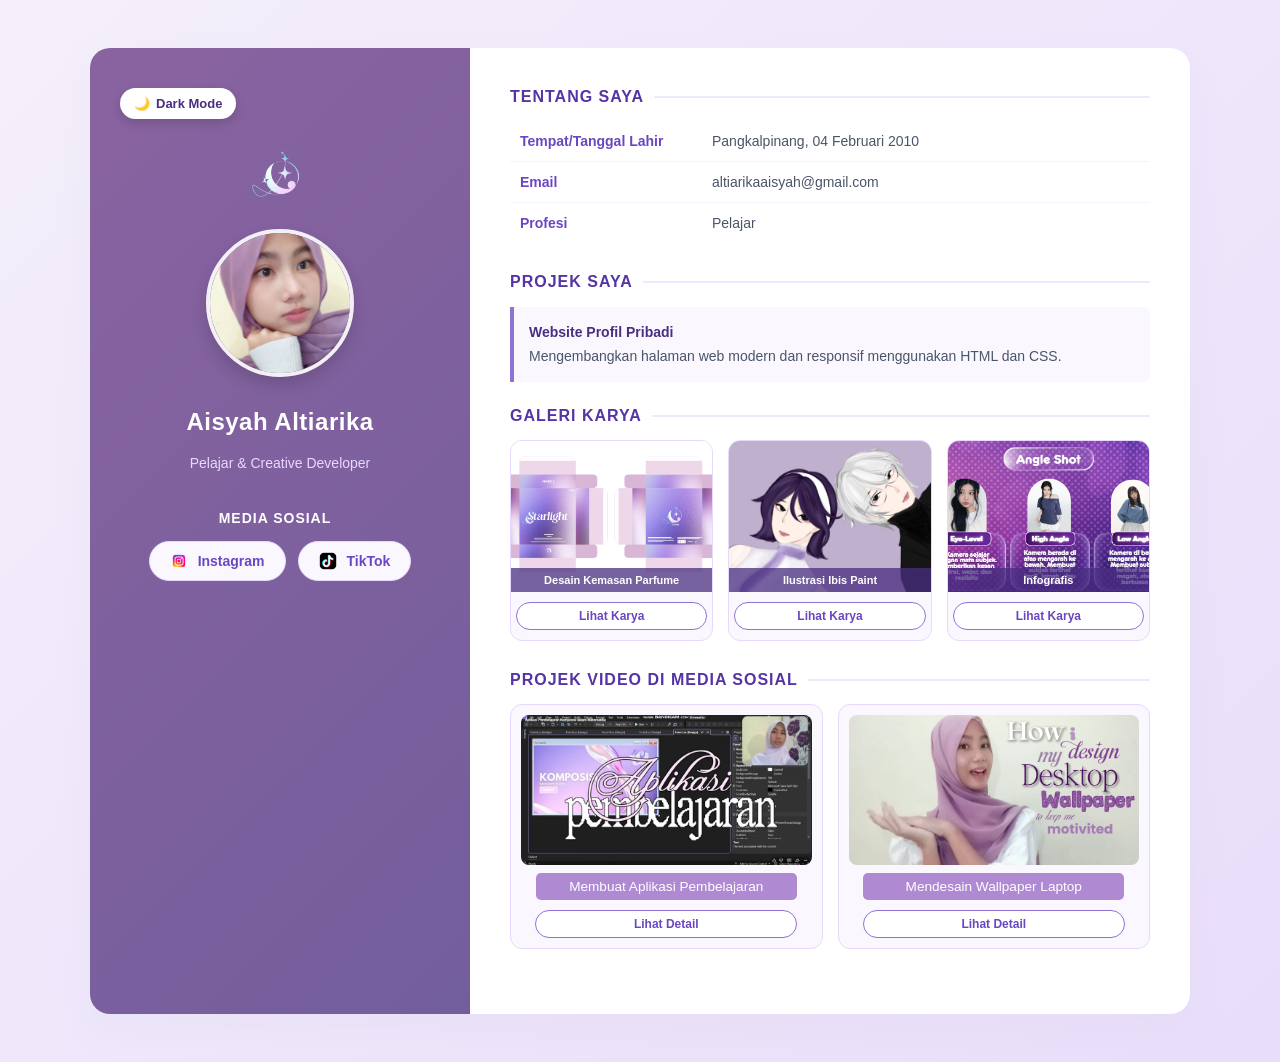
<file: index.html>
<!DOCTYPE html>
<html lang="id">
<head>
    <meta charset="UTF-8">
    <meta name="viewport" content="width=device-width, initial-scale=1.0">
    <title>Profil - Aisyah Altiarika</title>
    <link rel="icon" type="image/png" href="favicon.png">
    <link rel="stylesheet" href="style.css">
</head>
<body> 
    <div class="card">
        <!-- Sidebar / Header Profil (Kolom Kiri pada Laptop) -->
        <div class="card-header">
            <div class="header-top">
                <button id="darkModeToggle" class="dark-mode-btn" type="button">
                    <span id="themeIcon">🌙</span> <span id="themeText">Dark Mode</span>
                </button>
            </div>
            <img src="favicon.png" alt="Logo Aisyah Altiarika" class="site-logo">
            <img src="chesa.jpg" alt="Foto Profil Aisyah Altiarika" class="profile-img">
            <h1>Aisyah Altiarika</h1>
            <p>Pelajar & Creative Developer</p>

            <div class="section-title" style="color: #ffffff; margin-top: 25px; margin-bottom: 15px; font-size: 14px;">Media Sosial</div>
            <div class="social-container" style="justify-content: center;">
                <a href="https://instagram.com/chesains" target="_blank" class="social-btn">
                    <img src="ig.png" alt="Logo Instagram" class="social-icon">
                    Instagram
                </a>
                <a href="https://tiktok.com/@snoweechesaa" target="_blank" class="social-btn">
                    <img src="tiktok.png" alt="Logo TikTok" class="social-icon">
                    TikTok
                </a>
            </div>
        </div>

        <!-- Konten Utama (Kolom Kanan pada Laptop) -->
        <div class="card-body">
            <div class="section-title">Tentang saya</div>
            <table class="info-table">
                <tr>
                    <th>Tempat/Tanggal Lahir</th>
                    <td>Pangkalpinang, 04 Februari 2010</td>
                </tr>
                <tr>
                    <th>Email</th>
                    <td>altiarikaaisyah@gmail.com</td>
                </tr>
                <tr>
                    <th>Profesi</th>
                    <td>Pelajar</td>
                </tr>
            </table>

            <div class="section-title">Projek Saya</div>
            <ul class="project-list">
                <li class="project-item">
                    <strong>Website Profil Pribadi</strong>
                    Mengembangkan halaman web modern dan responsif menggunakan HTML dan CSS.
                </li>
            </ul>

            <div class="section-title">Galeri Karya</div>
            <div class="gallery-grid">
                <div class="gallery-item">
                    <div class="gallery-img-wrapper">
                        <img src="karya1.png" alt="Karya 1">
                        <div class="gallery-caption">Desain Kemasan Parfume</div>
                    </div>
                    <a href="karya1.html" class="btn-detail">Lihat Karya</a>
                </div>
                <div class="gallery-item">
                    <div class="gallery-img-wrapper">
                        <img src="karya2.png" alt="Karya 2">
                        <div class="gallery-caption">Ilustrasi Ibis Paint</div>
                    </div>
                    <a href="karya2.html" class="btn-detail">Lihat Karya</a>
                </div>
                <div class="gallery-item">
                    <div class="gallery-img-wrapper">
                        <img src="karya3.png" alt="Karya 3">
                        <div class="gallery-caption">Infografis</div>
                    </div>
                    <a href="karya3.html" class="btn-detail">Lihat Karya</a>
                </div>
            </div>

            <div class="section-title">Projek Video di Media Sosial</div>
            <div class="featured-grid">
                <div class="featured-item">
                    <img src="karya4.jpeg" alt="Karya 4">
                    <a href="https://youtu.be/b1epGQL8aZo?si=G4atkvj0ZadohNxB" target="_blank" class="featured-link">Membuat Aplikasi Pembelajaran</a>
                    <a href="video1.html" class="btn-detail">Lihat Detail</a>
                </div>
                <div class="featured-item">
                    <img src="karya5.png" alt="Karya 5">
                    <a href="https://www.instagram.com/reel/DdGlQLjs6hT/?utm_source=ig_web_copy_link&srtk=MzRlODBiNWFlZA==" target="_blank" class="featured-link">Mendesain Wallpaper Laptop</a>
                    <a href="video2.html" class="btn-detail">Lihat Detail</a>
                </div>
            </div>
        </div>
    </div>

    <script>
        document.addEventListener('DOMContentLoaded', function() {
            const toggleBtn = document.getElementById('darkModeToggle');
            const themeIcon = document.getElementById('themeIcon');
            const themeText = document.getElementById('themeText');

            toggleBtn.addEventListener('click', function() {
                document.body.classList.toggle('dark-mode');

                if (document.body.classList.contains('dark-mode')) {
                    themeIcon.textContent = '☀️';
                    themeText.textContent = 'Light Mode';
                } else {
                    themeIcon.textContent = '🌙';
                    themeText.textContent = 'Dark Mode';
                }
            });
        });
    </script>
</body>
</html>
</file>
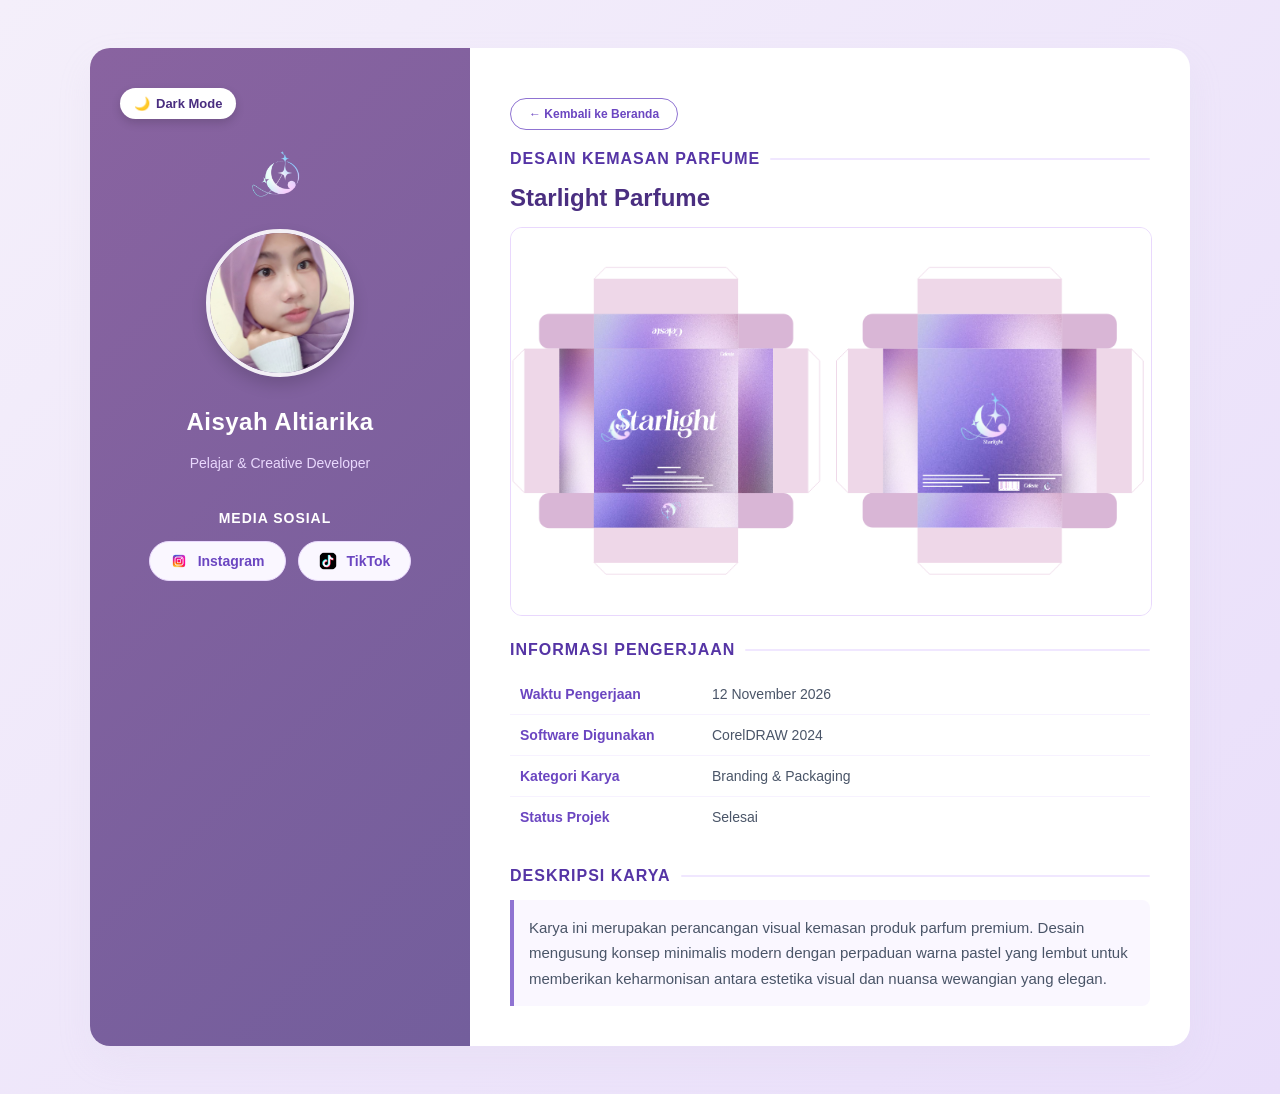
<file: karya1.html>
<!DOCTYPE html>
<html lang="id">
<head>
    <meta charset="UTF-8">
    <meta name="viewport" content="width=device-width, initial-scale=1.0">
    <title>Desain Kemasan Parfume - Aisyah Altiarika</title>
    <link rel="icon" type="image/png" href="favicon.png">
    <link rel="stylesheet" href="style.css">
</head>
<body> 
    <div class="card">
        <!-- Sidebar Profil Kiri (Sama seperti index.html) -->
        <div class="card-header">
            <div class="header-top">
                <button id="darkModeToggle" class="dark-mode-btn" type="button">
                    <span id="themeIcon">🌙</span> <span id="themeText">Dark Mode</span>
                </button>
            </div>
            <img src="favicon.png" alt="Logo Aisyah Altiarika" class="site-logo">
            <img src="chesa.jpg" alt="Foto Profil Aisyah Altiarika" class="profile-img">
            <h1>Aisyah Altiarika</h1>
            <p>Pelajar & Creative Developer</p>

            <div class="section-title" style="color: #ffffff; margin-top: 25px; margin-bottom: 15px; font-size: 14px;">Media Sosial</div>
            <div class="social-container" style="justify-content: center;">
                <a href="https://instagram.com/chesains" target="_blank" class="social-btn">
                    <img src="ig.png" alt="Logo Instagram" class="social-icon">
                    Instagram
                </a>
                <a href="https://tiktok.com/@snoweechesaa" target="_blank" class="social-btn">
                    <img src="tiktok.png" alt="Logo TikTok" class="social-icon">
                    TikTok
                </a>
            </div>
        </div>

        <!-- Konten Detail Karya (Kolom Kanan) -->
        <div class="card-body">
            <div style="margin-bottom: 20px;">
                <a href="index.html" class="btn-detail" style="width: auto; padding: 8px 18px;">&larr; Kembali ke Beranda</a>
            </div>

            <div class="section-title">Desain Kemasan Parfume</div>
            <h1 style="color: #4a2e80; margin-bottom: 15px; font-size: 24px;">Starlight Parfume</h1>

            <!-- Gambar Karya -->
            <div style="width: 100%; border-radius: 12px; overflow: hidden; border: 1px solid #e9d8fd; margin-bottom: 25px; background: #faf7ff;">
                <img src="karya1.png" alt="Desain Kemasan Parfume" style="width: 100%; max-height: 400px; object-fit: contain; display: block; margin: 0 auto;">
            </div>

            <!-- Informasi Pengerjaan (Tabel) -->
            <div class="section-title">Informasi Pengerjaan</div>
            <table class="info-table">
                <tr>
                    <th>Waktu Pengerjaan</th>
                    <td>12 November 2026</td>
                </tr>
                <tr>
                    <th>Software Digunakan</th>
                    <td>CorelDRAW 2024</td>
                </tr>
                <tr>
                    <th>Kategori Karya</th>
                    <td>Branding & Packaging</td>
                </tr>
                <tr>
                    <th>Status Projek</th>
                    <td>Selesai</td>
                </tr>
            </table>

            <!-- Deskripsi Karya -->
            <div class="section-title">Deskripsi Karya</div>
            <div class="project-item" style="border-left-color: #8f73d2; font-size: 15px;">
                <p style="margin: 0; line-height: 1.7; color: #4a5568;">
                    Karya ini merupakan perancangan visual kemasan produk parfum premium. Desain mengusung konsep minimalis modern dengan perpaduan warna pastel yang lembut untuk memberikan keharmonisan antara estetika visual dan nuansa wewangian yang elegan.
                </p>
            </div>
        </div>
    </div>

    <script>
        document.addEventListener('DOMContentLoaded', function() {
            const toggleBtn = document.getElementById('darkModeToggle');
            const themeIcon = document.getElementById('themeIcon');
            const themeText = document.getElementById('themeText');

            toggleBtn.addEventListener('click', function() {
                document.body.classList.toggle('dark-mode');

                if (document.body.classList.contains('dark-mode')) {
                    themeIcon.textContent = '☀️';
                    themeText.textContent = 'Light Mode';
                } else {
                    themeIcon.textContent = '🌙';
                    themeText.textContent = 'Dark Mode';
                }
            });
        });
    </script>
</body>
</html>
</file>
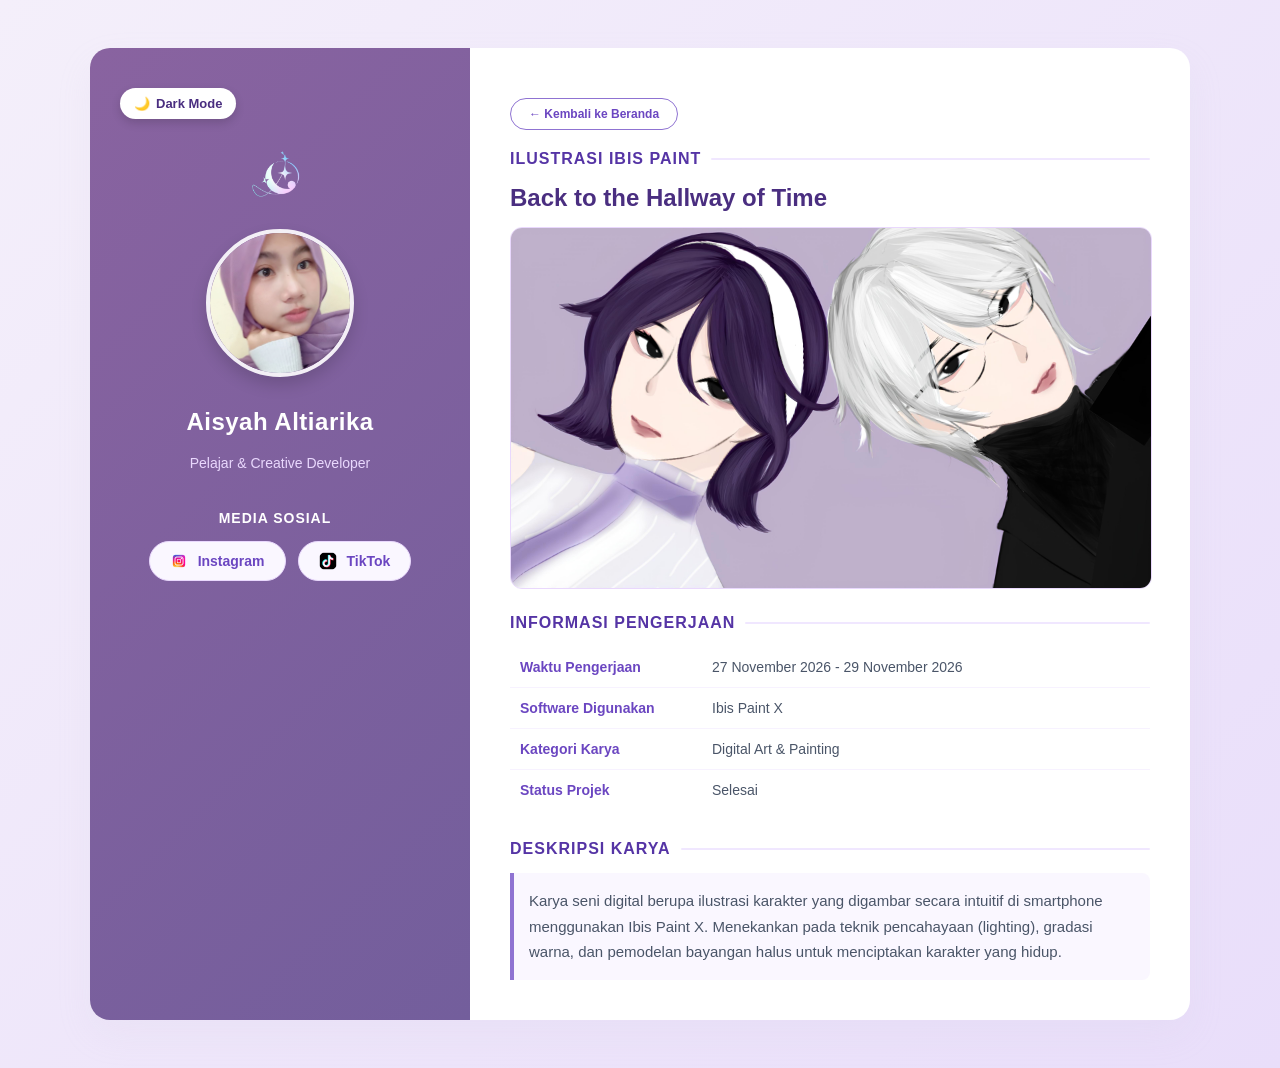
<file: karya2.html>
<!DOCTYPE html>
<html lang="id">
<head>
    <meta charset="UTF-8">
    <meta name="viewport" content="width=device-width, initial-scale=1.0">
    <title>Ilustrasi Ibis Paint - Aisyah Altiarika</title>
    <link rel="icon" type="image/png" href="favicon.png">
    <link rel="stylesheet" href="style.css">
</head>
<body> 
    <div class="card">
        <!-- Sidebar Profil Kiri -->
        <div class="card-header">
            <div class="header-top">
                <button id="darkModeToggle" class="dark-mode-btn" type="button">
                    <span id="themeIcon">🌙</span> <span id="themeText">Dark Mode</span>
                </button>
            </div>
            <img src="favicon.png" alt="Logo Aisyah Altiarika" class="site-logo">
            <img src="chesa.jpg" alt="Foto Profil Aisyah Altiarika" class="profile-img">
            <h1>Aisyah Altiarika</h1>
            <p>Pelajar & Creative Developer</p>

            <div class="section-title" style="color: #ffffff; margin-top: 25px; margin-bottom: 15px; font-size: 14px;">Media Sosial</div>
            <div class="social-container" style="justify-content: center;">
                <a href="https://instagram.com/chesains" target="_blank" class="social-btn">
                    <img src="ig.png" alt="Logo Instagram" class="social-icon">
                    Instagram
                </a>
                <a href="https://tiktok.com/@snoweechesaa" target="_blank" class="social-btn">
                    <img src="tiktok.png" alt="Logo TikTok" class="social-icon">
                    TikTok
                </a>
            </div>
        </div>

        <!-- Konten Detail Karya (Kolom Kanan) -->
        <div class="card-body">
            <div style="margin-bottom: 20px;">
                <a href="index.html" class="btn-detail" style="width: auto; padding: 8px 18px;">&larr; Kembali ke Beranda</a>
            </div>

            <div class="section-title">Ilustrasi Ibis Paint</div>
            <h1 style="color: #4a2e80; margin-bottom: 15px; font-size: 24px;">Back to the Hallway of Time</h1>

            <!-- Gambar Karya -->
            <div style="width: 100%; border-radius: 12px; overflow: hidden; border: 1px solid #e9d8fd; margin-bottom: 25px; background: #faf7ff;">
                <img src="art.jpg" alt="Ilustrasi Ibis Paint" style="width: 100%; max-height: 400px; object-fit: contain; display: block; margin: 0 auto;">
            </div>

            <!-- Informasi Pengerjaan (Tabel) -->
            <div class="section-title">Informasi Pengerjaan</div>
            <table class="info-table">
                <tr>
                    <th>Waktu Pengerjaan</th>
                    <td>27 November 2026 - 29 November 2026</td>
                </tr>
                <tr>
                    <th>Software Digunakan</th>
                    <td>Ibis Paint X</td>
                </tr>
                <tr>
                    <th>Kategori Karya</th>
                    <td>Digital Art & Painting</td>
                </tr>
                <tr>
                    <th>Status Projek</th>
                    <td>Selesai</td>
                </tr>
            </table>

            <!-- Deskripsi Karya -->
            <div class="section-title">Deskripsi Karya</div>
            <div class="project-item" style="border-left-color: #8f73d2; font-size: 15px;">
                <p style="margin: 0; line-height: 1.7; color: #4a5568;">
                    Karya seni digital berupa ilustrasi karakter yang digambar secara intuitif di smartphone menggunakan Ibis Paint X. Menekankan pada teknik pencahayaan (lighting), gradasi warna, dan pemodelan bayangan halus untuk menciptakan karakter yang hidup.
                </p>
            </div>
        </div>
    </div>

    <script>
        document.addEventListener('DOMContentLoaded', function() {
            const toggleBtn = document.getElementById('darkModeToggle');
            const themeIcon = document.getElementById('themeIcon');
            const themeText = document.getElementById('themeText');

            toggleBtn.addEventListener('click', function() {
                document.body.classList.toggle('dark-mode');

                if (document.body.classList.contains('dark-mode')) {
                    themeIcon.textContent = '☀️';
                    themeText.textContent = 'Light Mode';
                } else {
                    themeIcon.textContent = '🌙';
                    themeText.textContent = 'Dark Mode';
                }
            });
        });
    </script>
</body>
</html>
</file>
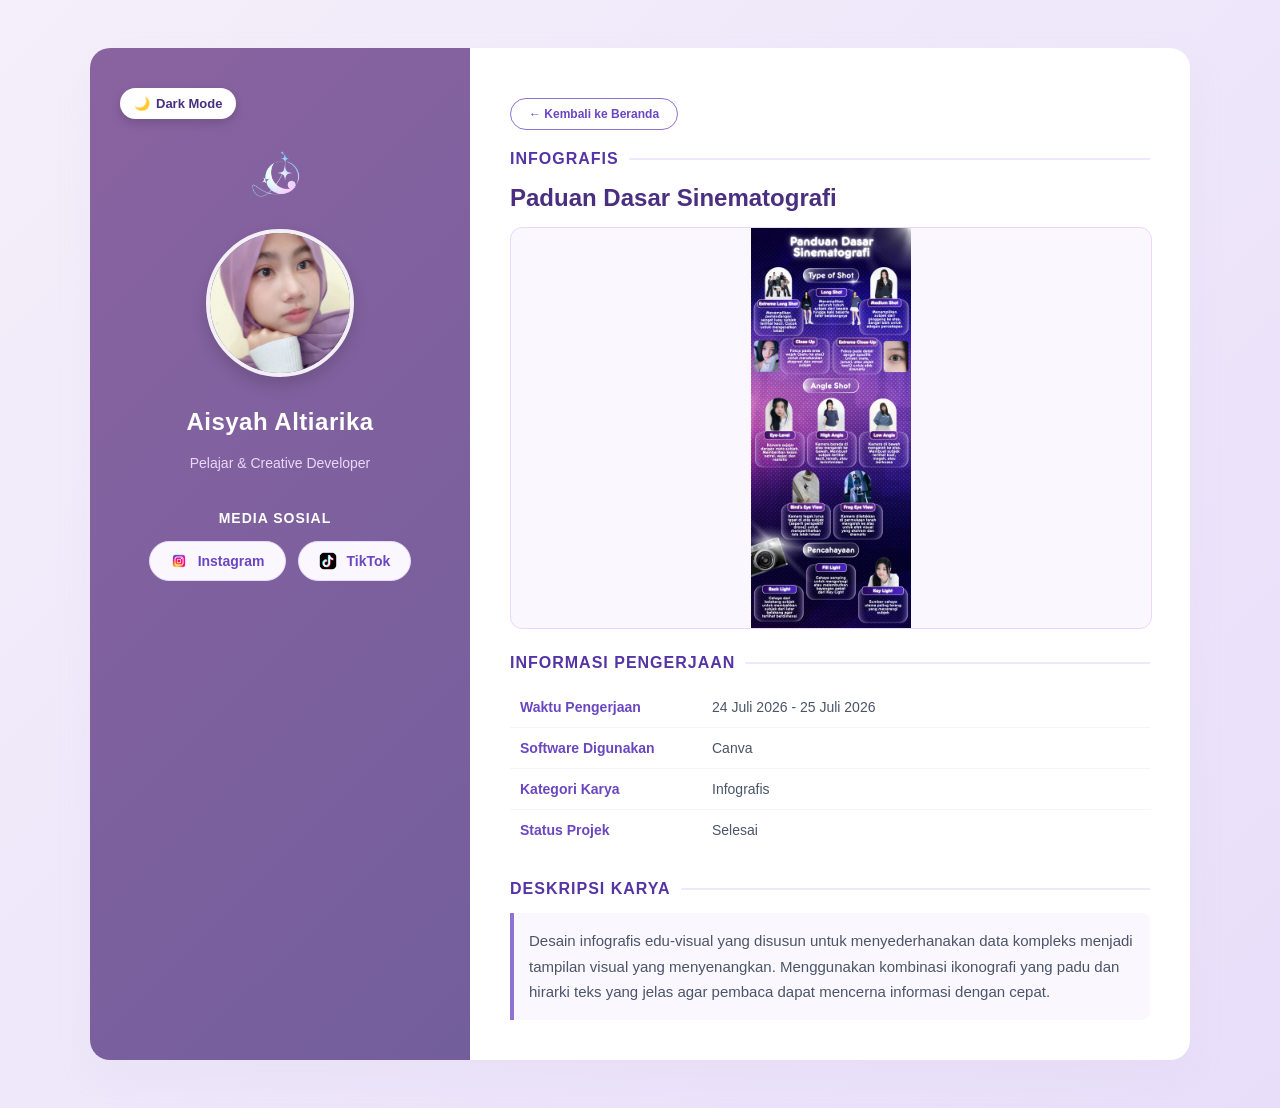
<file: karya3.html>
<!DOCTYPE html>
<html lang="id">
<head>
    <meta charset="UTF-8">
    <meta name="viewport" content="width=device-width, initial-scale=1.0">
    <title>Infografis - Aisyah Altiarika</title>
    <link rel="icon" type="image/png" href="favicon.png">
    <link rel="stylesheet" href="style.css">
</head>
<body> 
    <div class="card">
        <!-- Sidebar Profil Kiri -->
        <div class="card-header">
            <div class="header-top">
                <button id="darkModeToggle" class="dark-mode-btn" type="button">
                    <span id="themeIcon">🌙</span> <span id="themeText">Dark Mode</span>
                </button>
            </div>
            <img src="favicon.png" alt="Logo Aisyah Altiarika" class="site-logo">
            <img src="chesa.jpg" alt="Foto Profil Aisyah Altiarika" class="profile-img">
            <h1>Aisyah Altiarika</h1>
            <p>Pelajar & Creative Developer</p>

            <div class="section-title" style="color: #ffffff; margin-top: 25px; margin-bottom: 15px; font-size: 14px;">Media Sosial</div>
            <div class="social-container" style="justify-content: center;">
                <a href="https://instagram.com/chesains" target="_blank" class="social-btn">
                    <img src="ig.png" alt="Logo Instagram" class="social-icon">
                    Instagram
                </a>
                <a href="https://tiktok.com/@snoweechesaa" target="_blank" class="social-btn">
                    <img src="tiktok.png" alt="Logo TikTok" class="social-icon">
                    TikTok
                </a>
            </div>
        </div>

        <!-- Konten Detail Karya (Kolom Kanan) -->
        <div class="card-body">
            <div style="margin-bottom: 20px;">
                <a href="index.html" class="btn-detail" style="width: auto; padding: 8px 18px;">&larr; Kembali ke Beranda</a>
            </div>

            <div class="section-title">Infografis</div>
            <h1 style="color: #4a2e80; margin-bottom: 15px; font-size: 24px;">Paduan Dasar Sinematografi</h1>

            <!-- Gambar Karya -->
            <div style="width: 100%; border-radius: 12px; overflow: hidden; border: 1px solid #e9d8fd; margin-bottom: 25px; background: #faf7ff;">
                <img src="infografis.png" alt="Infografis" style="width: 100%; max-height: 400px; object-fit: contain; display: block; margin: 0 auto;">
            </div>

            <!-- Informasi Pengerjaan (Tabel) -->
            <div class="section-title">Informasi Pengerjaan</div>
            <table class="info-table">
                <tr>
                    <th>Waktu Pengerjaan</th>
                    <td>24 Juli 2026 - 25 Juli 2026</td>
                </tr>
                <tr>
                    <th>Software Digunakan</th>
                    <td>Canva</td>
                </tr>
                <tr>
                    <th>Kategori Karya</th>
                    <td>Infografis</td>
                </tr>
                <tr>
                    <th>Status Projek</th>
                    <td>Selesai</td>
                </tr>
            </table>

            <!-- Deskripsi Karya -->
            <div class="section-title">Deskripsi Karya</div>
            <div class="project-item" style="border-left-color: #8f73d2; font-size: 15px;">
                <p style="margin: 0; line-height: 1.7; color: #4a5568;">
                    Desain infografis edu-visual yang disusun untuk menyederhanakan data kompleks menjadi tampilan visual yang menyenangkan. Menggunakan kombinasi ikonografi yang padu dan hirarki teks yang jelas agar pembaca dapat mencerna informasi dengan cepat.
                </p>
            </div>
        </div>
    </div>

    <script>
        document.addEventListener('DOMContentLoaded', function() {
            const toggleBtn = document.getElementById('darkModeToggle');
            const themeIcon = document.getElementById('themeIcon');
            const themeText = document.getElementById('themeText');

            toggleBtn.addEventListener('click', function() {
                document.body.classList.toggle('dark-mode');

                if (document.body.classList.contains('dark-mode')) {
                    themeIcon.textContent = '☀️';
                    themeText.textContent = 'Light Mode';
                } else {
                    themeIcon.textContent = '🌙';
                    themeText.textContent = 'Dark Mode';
                }
            });
        });
    </script>
</body>
</html>
</file>
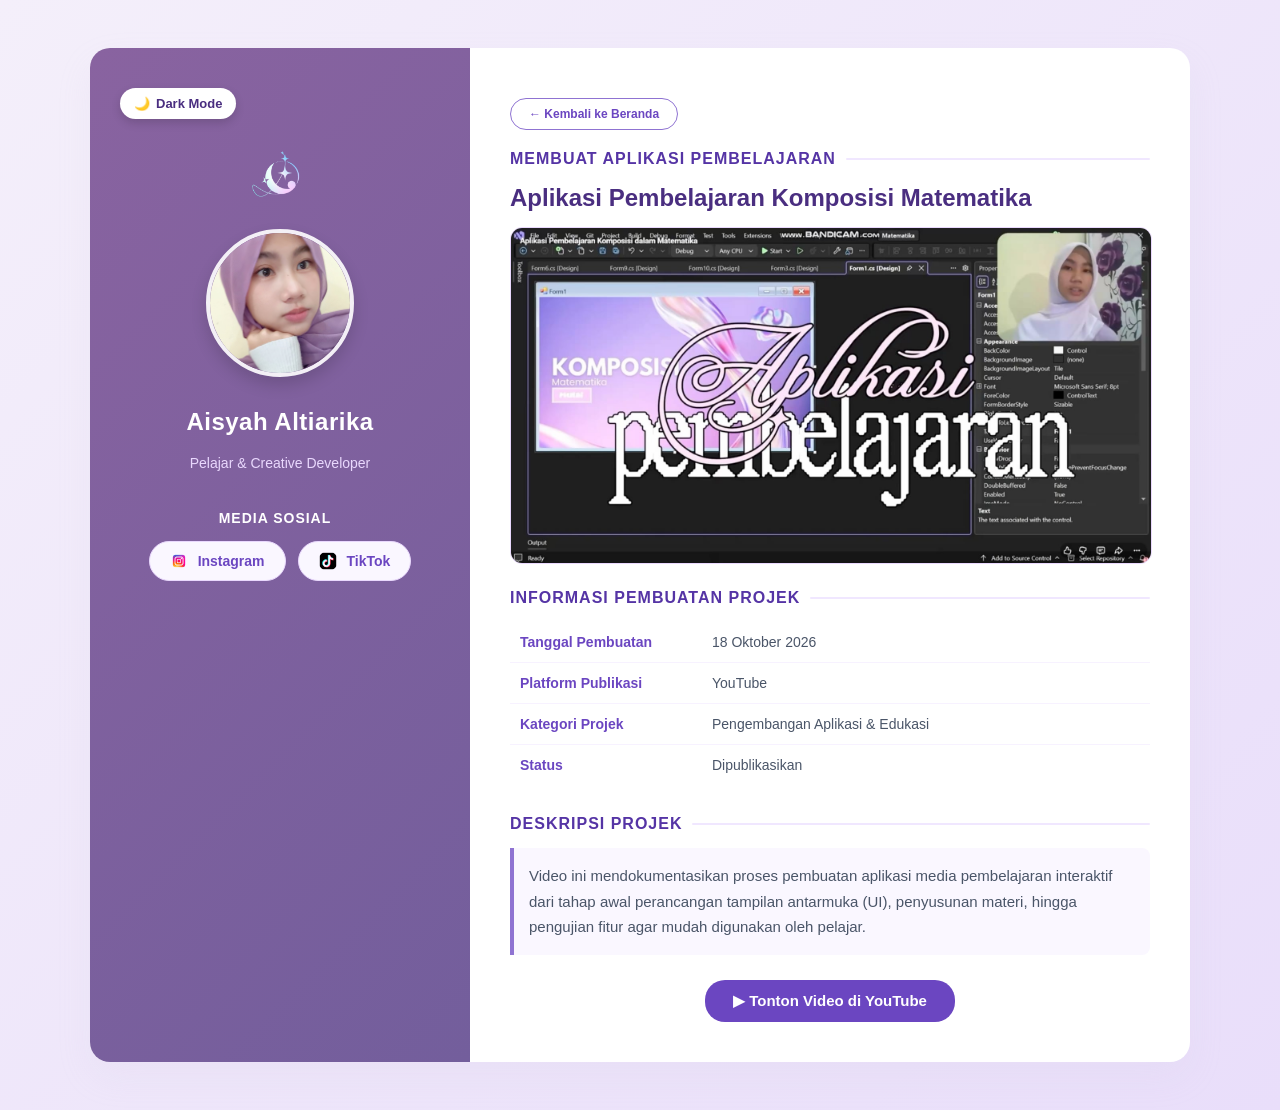
<file: video1.html>
<!DOCTYPE html>
<html lang="id">
<head>
    <meta charset="UTF-8">
    <meta name="viewport" content="width=device-width, initial-scale=1.0">
    <title>Membuat Aplikasi Pembelajaran - Aisyah Altiarika</title>
    <link rel="icon" type="image/png" href="favicon.png">
    <link rel="stylesheet" href="style.css">
</head>
<body> 
    <div class="card">
        <!-- Sidebar Profil Kiri -->
        <div class="card-header">
            <div class="header-top">
                <button id="darkModeToggle" class="dark-mode-btn" type="button">
                    <span id="themeIcon">🌙</span> <span id="themeText">Dark Mode</span>
                </button>
            </div>
            <img src="favicon.png" alt="Logo Aisyah Altiarika" class="site-logo">
            <img src="chesa.jpg" alt="Foto Profil Aisyah Altiarika" class="profile-img">
            <h1>Aisyah Altiarika</h1>
            <p>Pelajar & Creative Developer</p>

            <div class="section-title" style="color: #ffffff; margin-top: 25px; margin-bottom: 15px; font-size: 14px;">Media Sosial</div>
            <div class="social-container" style="justify-content: center;">
                <a href="https://instagram.com/chesains" target="_blank" class="social-btn">
                    <img src="ig.png" alt="Logo Instagram" class="social-icon">
                    Instagram
                </a>
                <a href="https://tiktok.com/@snoweechesaa" target="_blank" class="social-btn">
                    <img src="tiktok.png" alt="Logo TikTok" class="social-icon">
                    TikTok
                </a>
            </div>
        </div>

        <!-- Konten Detail Video (Kolom Kanan) -->
        <div class="card-body">
            <div style="margin-bottom: 20px;">
                <a href="index.html" class="btn-detail" style="width: auto; padding: 8px 18px;">&larr; Kembali ke Beranda</a>
            </div>

            <div class="section-title">Membuat Aplikasi Pembelajaran</div>
            <h1 style="color: #4a2e80; margin-bottom: 15px; font-size: 24px;">Aplikasi Pembelajaran Komposisi Matematika</h1>

            <!-- Thumbnail / Gambar Projek -->
            <div style="width: 100%; border-radius: 12px; overflow: hidden; border: 1px solid #e9d8fd; margin-bottom: 25px; background: #faf7ff;">
                <img src="karya4.jpeg" alt="Membuat Aplikasi Pembelajaran" style="width: 100%; max-height: 400px; object-fit: contain; display: block; margin: 0 auto;">
            </div>

            <!-- Tabel Tanggal & Detail Pembuatan -->
            <div class="section-title">Informasi Pembuatan Projek</div>
            <table class="info-table">
                <tr>
                    <th>Tanggal Pembuatan</th>
                    <td>18 Oktober 2026</td>
                </tr>
                <tr>
                    <th>Platform Publikasi</th>
                    <td>YouTube</td>
                </tr>
                <tr>
                    <th>Kategori Projek</th>
                    <td>Pengembangan Aplikasi & Edukasi</td>
                </tr>
                <tr>
                    <th>Status</th>
                    <td>Dipublikasikan</td>
                </tr>
            </table>

            <!-- Deskripsi Karya -->
            <div class="section-title">Deskripsi Projek</div>
            <div class="project-item" style="border-left-color: #8f73d2; font-size: 15px; margin-bottom: 25px;">
                <p style="margin: 0; line-height: 1.7;">
                    Video ini mendokumentasikan proses pembuatan aplikasi media pembelajaran interaktif dari tahap awal perancangan tampilan antarmuka (UI), penyusunan materi, hingga pengujian fitur agar mudah digunakan oleh pelajar.
                </p>
            </div>

            <!-- Tombol Menuju Link Video -->
            <div style="text-align: center; margin-top: 20px;">
                <a href="https://youtu.be/b1epGQL8aZo?si=G4atkvj0ZadohNxB" target="_blank" class="btn-back" style="padding: 12px 28px; font-size: 15px; background-color: #6b46c1;">
                    ▶ Tonton Video di YouTube
                </a>
            </div>
        </div>
    </div>

    <script>
        document.addEventListener('DOMContentLoaded', function() {
            const toggleBtn = document.getElementById('darkModeToggle');
            const themeIcon = document.getElementById('themeIcon');
            const themeText = document.getElementById('themeText');

            toggleBtn.addEventListener('click', function() {
                document.body.classList.toggle('dark-mode');

                if (document.body.classList.contains('dark-mode')) {
                    themeIcon.textContent = '☀️';
                    themeText.textContent = 'Light Mode';
                } else {
                    themeIcon.textContent = '🌙';
                    themeText.textContent = 'Dark Mode';
                }
            });
        });
    </script>
</body>
</html>
</file>
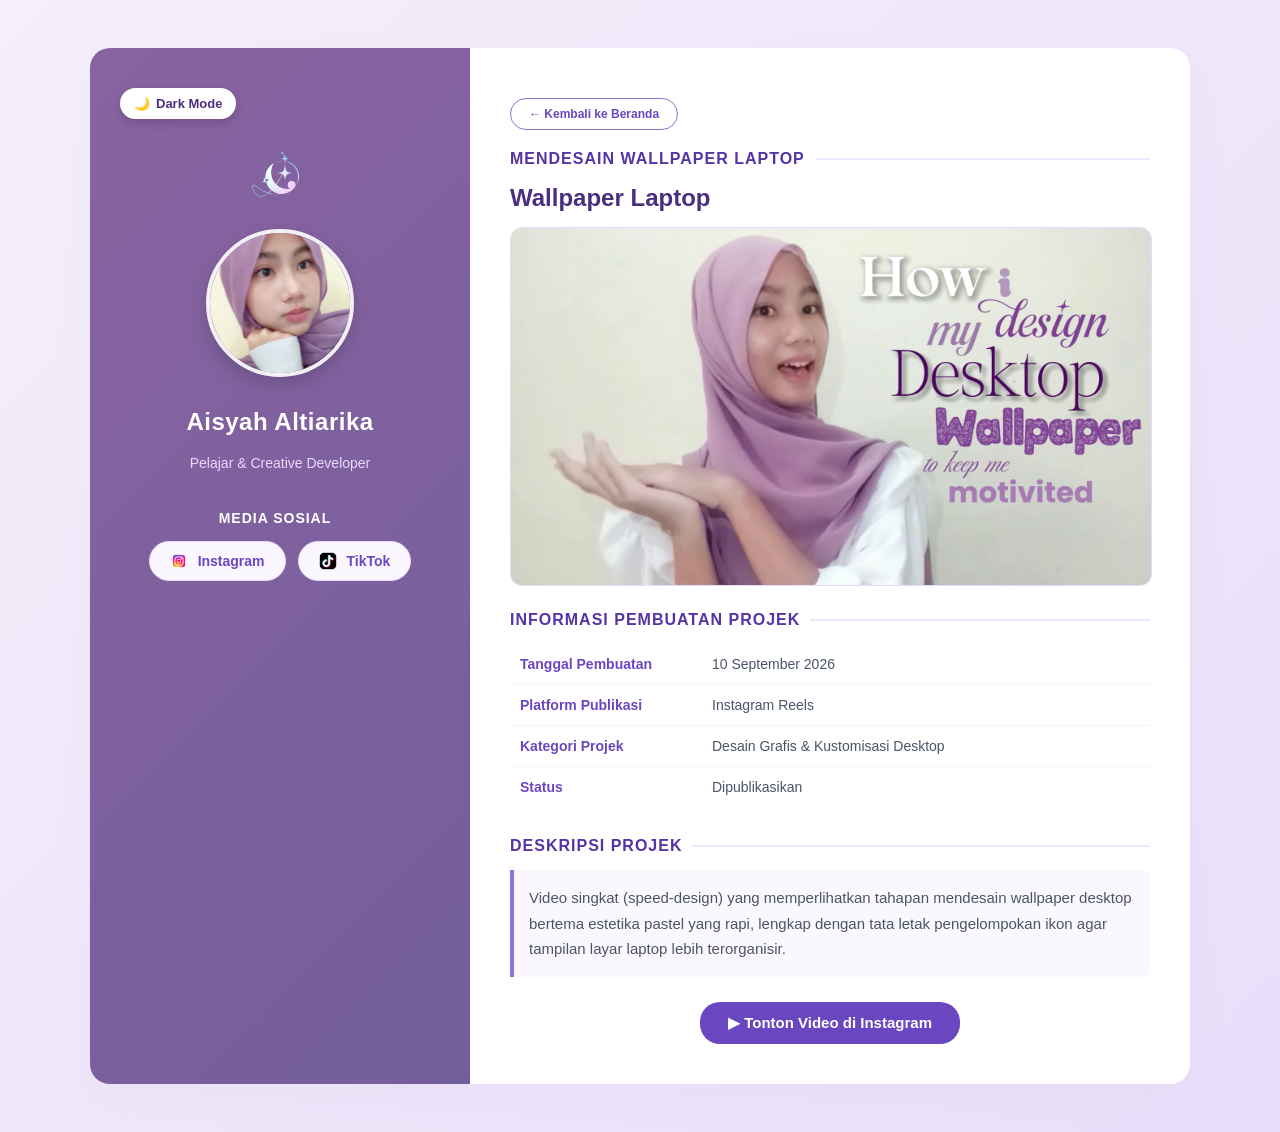
<file: video2.html>
<!DOCTYPE html>
<html lang="id">
<head>
    <meta charset="UTF-8">
    <meta name="viewport" content="width=device-width, initial-scale=1.0">
    <title>Mendesain Wallpaper Laptop - Aisyah Altiarika</title>
    <link rel="icon" type="image/png" href="favicon.png">
    <link rel="stylesheet" href="style.css">
</head>
<body> 
    <div class="card">
        <!-- Sidebar Profil Kiri -->
        <div class="card-header">
            <div class="header-top">
                <button id="darkModeToggle" class="dark-mode-btn" type="button">
                    <span id="themeIcon">🌙</span> <span id="themeText">Dark Mode</span>
                </button>
            </div>
            <img src="favicon.png" alt="Logo Aisyah Altiarika" class="site-logo">
            <img src="chesa.jpg" alt="Foto Profil Aisyah Altiarika" class="profile-img">
            <h1>Aisyah Altiarika</h1>
            <p>Pelajar & Creative Developer</p>

            <div class="section-title" style="color: #ffffff; margin-top: 25px; margin-bottom: 15px; font-size: 14px;">Media Sosial</div>
            <div class="social-container" style="justify-content: center;">
                <a href="https://instagram.com/chesains" target="_blank" class="social-btn">
                    <img src="ig.png" alt="Logo Instagram" class="social-icon">
                    Instagram
                </a>
                <a href="https://tiktok.com/@snoweechesaa" target="_blank" class="social-btn">
                    <img src="tiktok.png" alt="Logo TikTok" class="social-icon">
                    TikTok
                </a>
            </div>
        </div>

        <!-- Konten Detail Video (Kolom Kanan) -->
        <div class="card-body">
            <div style="margin-bottom: 20px;">
                <a href="index.html" class="btn-detail" style="width: auto; padding: 8px 18px;">&larr; Kembali ke Beranda</a>
            </div>

            <div class="section-title">Mendesain Wallpaper Laptop</div>
            <h1 style="color: #4a2e80; margin-bottom: 15px; font-size: 24px;">Wallpaper Laptop</h1>

            <!-- Thumbnail / Gambar Projek -->
            <div style="width: 100%; border-radius: 12px; overflow: hidden; border: 1px solid #e9d8fd; margin-bottom: 25px; background: #faf7ff;">
                <img src="karya5.png" alt="Mendesain Wallpaper Laptop" style="width: 100%; max-height: 400px; object-fit: contain; display: block; margin: 0 auto;">
            </div>

            <!-- Tabel Tanggal & Detail Pembuatan -->
            <div class="section-title">Informasi Pembuatan Projek</div>
            <table class="info-table">
                <tr>
                    <th>Tanggal Pembuatan</th>
                    <td>10 September 2026</td>
                </tr>
                <tr>
                    <th>Platform Publikasi</th>
                    <td>Instagram Reels</td>
                </tr>
                <tr>
                    <th>Kategori Projek</th>
                    <td>Desain Grafis & Kustomisasi Desktop</td>
                </tr>
                <tr>
                    <th>Status</th>
                    <td>Dipublikasikan</td>
                </tr>
            </table>

            <!-- Deskripsi Karya -->
            <div class="section-title">Deskripsi Projek</div>
            <div class="project-item" style="border-left-color: #8f73d2; font-size: 15px; margin-bottom: 25px;">
                <p style="margin: 0; line-height: 1.7;">
                    Video singkat (speed-design) yang memperlihatkan tahapan mendesain wallpaper desktop bertema estetika pastel yang rapi, lengkap dengan tata letak pengelompokan ikon agar tampilan layar laptop lebih terorganisir.
                </p>
            </div>

            <!-- Tombol Menuju Link Video -->
            <div style="text-align: center; margin-top: 20px;">
                <a href="https://www.instagram.com/reel/DdGlQLjs6hT/?utm_source=ig_web_copy_link&srtk=MzRlODBiNWFlZA==" target="_blank" class="btn-back" style="padding: 12px 28px; font-size: 15px; background-color: #6b46c1;">
                    ▶ Tonton Video di Instagram
                </a>
            </div>
        </div>
    </div>

    <script>
        document.addEventListener('DOMContentLoaded', function() {
            const toggleBtn = document.getElementById('darkModeToggle');
            const themeIcon = document.getElementById('themeIcon');
            const themeText = document.getElementById('themeText');

            toggleBtn.addEventListener('click', function() {
                document.body.classList.toggle('dark-mode');

                if (document.body.classList.contains('dark-mode')) {
                    themeIcon.textContent = '☀️';
                    themeText.textContent = 'Light Mode';
                } else {
                    themeIcon.textContent = '🌙';
                    themeText.textContent = 'Dark Mode';
                }
            });
        });
    </script>
</body>
</html>
</file>
<file: style.css>
body {
    font-family: 'Segoe UI', Tahoma, Geneva, Verdana, sans-serif;
    background: linear-gradient(135deg, #f4effa 0%, #e9defa 100%);
    color: #2d3748;
    min-height: 100vh;
    display: flex;
    justify-content: center;
    align-items: center;
    padding: 40px 20px;
    box-sizing: border-box;
}

/* Kartu Utama - Mode Landscape (Desktop/Laptop) */
.card {
    background-color: #ffffff;
    width: 100%;
    max-width: 1100px;
    border-radius: 20px;
    box-shadow: 0 15px 35px rgba(207, 200, 223, 0.12);
    overflow: hidden;
    display: flex;
    flex-direction: row;
}

/* Panel Kiri (Header / Profile Sidebar) */
.card-header {
    background: linear-gradient(135deg, #8963a0 0%, #735e9c 100%);
    padding: 40px 30px;
    text-align: center;
    color: #ffffff;
    width: 320px;
    flex-shrink: 0;
    display: flex;
    flex-direction: column;
    align-items: center;
}

.header-top {
    width: 100%;
    display: flex;
    justify-content: flex-start;
    margin-bottom: 20px;
}

.site-logo {
    width: 72px;
    height: 72px;
    object-fit: contain;
    margin-bottom: 18px;
}

.profile-img {
    width: 140px;
    height: 140px;
    object-fit: cover;
    border-radius: 50%;
    border: 4px solid rgba(255, 255, 255, 0.9);
    box-shadow: 0 8px 16px rgba(0, 0, 0, 0.15);
    margin-bottom: 15px;
}

.card-header h1 {
    font-size: 24px;
    font-weight: 700;
    letter-spacing: 0.5px;
    margin-bottom: 5px;
}

.card-header p {
    font-size: 14px;
    color: #e9d8fd;
    font-weight: 400;
}

/* Panel Kanan (Konten Utama) */
.card-body {
    padding: 40px;
    flex: 1;
    overflow-y: auto;
}

.section-title {
    color: #5534a5;
    font-size: 16px;
    font-weight: 700;
    text-transform: uppercase;
    letter-spacing: 1px;
    margin-bottom: 15px;
    display: flex;
    align-items: center;
    gap: 10px;
}

.section-title::after {
    content: '';
    flex: 1;
    height: 2px;
    background-color: #f0e7ff;
    border-radius: 2px;
}

/* Profile Details Table */
.info-table {
    width: 100%;
    border-collapse: collapse;
    margin-bottom: 30px;
}

.info-table tr {
    border-bottom: 1px solid #f7f2ff;
}

.info-table tr:last-child {
    border-bottom: none;
}

.info-table th {
    text-align: left;
    padding: 12px 10px;
    color: #6b46c1;
    font-weight: 600;
    width: 30%;
    font-size: 14px;
}

.info-table td {
    padding: 12px 10px;
    color: #4a5568;
    font-size: 14px;
}

/* Projects List */
.project-list {
    list-style: none;
    margin-bottom: 25px;
    padding: 0;
}

.project-item {
    background-color: #faf7ff;
    border-left: 4px solid #8f73d2;
    padding: 15px;
    border-radius: 0 8px 8px 0;
    font-size: 14px;
    line-height: 1.5;
    color: #4a5568;
}

.project-item strong {
    color: #4a2e80;
    display: block;
    margin-bottom: 3px;
}

/* Galeri Karya Grid */
.gallery-grid {
    display: grid;
    grid-template-columns: repeat(3, 1fr);
    gap: 15px;
    margin-bottom: 30px;
}

.gallery-item {
    border-radius: 12px;
    overflow: hidden;
    background-color: #faf7ff;
    border: 1px solid #e9d8fd;
    display: flex;
    flex-direction: column;
    justify-content: space-between;
    padding-bottom: 10px;
}

.gallery-img-wrapper {
    position: relative;
    width: 100%;
    aspect-ratio: 4 / 3;
    overflow: hidden;
}

.gallery-img-wrapper img {
    width: 100%;
    height: 100%;
    object-fit: cover;
    transition: transform 0.3s ease;
}

.gallery-item:hover .gallery-img-wrapper img {
    transform: scale(1.05);
}

.gallery-caption {
    position: absolute;
    bottom: 0;
    left: 0;
    right: 0;
    padding: 6px;
    background: rgba(74, 46, 128, 0.75);
    color: #ffffff;
    font-size: 11px;
    text-align: center;
    font-weight: 600;
}

/* Featured Video Grid */
.featured-grid {
    display: grid;
    grid-template-columns: repeat(auto-fit, minmax(140px, 1fr));
    gap: 15px;
    margin-top: 15px;
    margin-bottom: 25px;
}

.featured-item {
    display: flex;
    flex-direction: column;
    align-items: center;
    text-align: center;
    background-color: #faf7ff;
    border: 1px solid #e9d8fd;
    border-radius: 12px;
    padding: 10px;
}

.featured-item img {
    width: 100%;
    height: 150px;
    object-fit: cover;
    border-radius: 8px;
}

.featured-link {
    display: inline-block;
    margin-top: 8px;
    padding: 6px 12px;
    font-size: 0.85rem;
    color: #ffffff;
    background-color: #af8ad3;
    text-decoration: none;
    border-radius: 5px;
    transition: background-color 0.2s ease;
    width: 90%;
    box-sizing: border-box;
}

.featured-link:hover {
    background-color: #83489f;
}

/* Tombol Detail Halaman Baru */
.btn-detail {
    display: inline-block;
    margin-top: 10px;
    padding: 6px 14px;
    font-size: 12px;
    font-weight: 600;
    color: #6b46c1;
    background-color: #ffffff;
    border: 1.5px solid #8f73d2;
    text-decoration: none;
    border-radius: 20px;
    text-align: center;
    transition: all 0.2s ease;
    width: 80%;
    align-self: center;
}

.btn-detail:hover {
    background-color: #8f73d2;
    color: #ffffff;
    transform: translateY(-2px);
}

/* Social Media Button */
.social-container {
    display: flex;
    gap: 12px;
    flex-wrap: wrap;
}

.social-btn {
    display: inline-flex;
    align-items: center;
    gap: 10px;
    padding: 10px 20px;
    background-color: #faf7ff;
    color: #6b46c1;
    border: 1.5px solid #e9d8fd;
    text-decoration: none;
    border-radius: 30px;
    font-weight: 600;
    font-size: 14px;
    transition: all 0.2s ease;
}

.social-btn:hover {
    background-color: #6b46c1;
    color: #ffffff;
    border-color: #6b46c1;
    transform: translateY(-2px);
    box-shadow: 0 4px 12px rgba(107, 70, 193, 0.2);
}

.social-icon {
    width: 18px;
    height: 18px;
    object-fit: contain;
}

/* Tombol Dark Mode */
.dark-mode-btn {
    background-color: #ffffff;
    color: #4a2e80;
    border: none;
    padding: 8px 14px;
    border-radius: 20px;
    font-size: 13px;
    font-weight: 700;
    cursor: pointer;
    box-shadow: 0 4px 10px rgba(0, 0, 0, 0.15);
    display: inline-flex;
    align-items: center;
    gap: 6px;
    transition: all 0.2s ease;
}

.dark-mode-btn:hover {
    transform: translateY(-2px);
    background-color: #f0e7ff;
}

/* Halaman Detail Karya */
.detail-card {
    background-color: #ffffff;
    width: 100%;
    max-width: 800px;
    border-radius: 20px;
    box-shadow: 0 15px 35px rgba(207, 200, 223, 0.15);
    padding: 40px;
    box-sizing: border-box;
}

.detail-img {
    width: 100%;
    max-height: 450px;
    object-fit: contain;
    background-color: #faf7ff;
    border-radius: 12px;
    margin: 20px 0;
    border: 1px solid #e9d8fd;
}

.btn-back {
    display: inline-block;
    padding: 8px 18px;
    background-color: #8f73d2;
    color: #ffffff;
    text-decoration: none;
    border-radius: 20px;
    font-size: 14px;
    font-weight: 600;
    transition: background-color 0.2s ease;
}

.btn-back:hover {
    background-color: #6b46c1;
}

/* Style saat Mode Gelap Aktif */
body.dark-mode {
    background: linear-gradient(135deg, #120e1c 0%, #1a1528 100%);
    color: #e2e8f0;
}

body.dark-mode .card,
body.dark-mode .card-body,
body.dark-mode .detail-card {
    background-color: #1e182d;
}

body.dark-mode .dark-mode-btn {
    background-color: #2d2442;
    color: #e9d8fd;
    border: 1px solid #5534a5;
}

body.dark-mode .info-table tr {
    border-bottom-color: #2e2642;
}

body.dark-mode .info-table th {
    color: #b794f4;
}

body.dark-mode .info-table td {
    color: #cbd5e0;
}

body.dark-mode .section-title {
    color: #b794f4;
}

body.dark-mode .section-title::after {
    background-color: #2e2642;
}

body.dark-mode .project-item,
body.dark-mode .gallery-item,
body.dark-mode .featured-item,
body.dark-mode .social-btn,
body.dark-mode .detail-img {
    background-color: #272038;
    border-color: #3f355c;
    color: #e9d8fd;
}

body.dark-mode .btn-detail {
    background-color: #1e182d;
    color: #b794f4;
    border-color: #5534a5;
}

body.dark-mode .btn-detail:hover {
    background-color: #6b46c1;
    color: #ffffff;
}

body.dark-mode .project-item strong {
    color: #b794f4;
}

body.dark-mode .social-btn:hover {
    background-color: #6b46c1;
    color: #ffffff;
}

/* Responsif HP */
@media (max-width: 768px) {
    .card {
        flex-direction: column;
        max-width: 500px;
    }
    
    .card-header {
        width: 100%;
        box-sizing: border-box;
    }

    .gallery-grid {
        grid-template-columns: repeat(2, 1fr);
    }
}

@media (max-width: 480px) {
    .gallery-grid {
        grid-template-columns: 1fr;
    }
}
</file>
